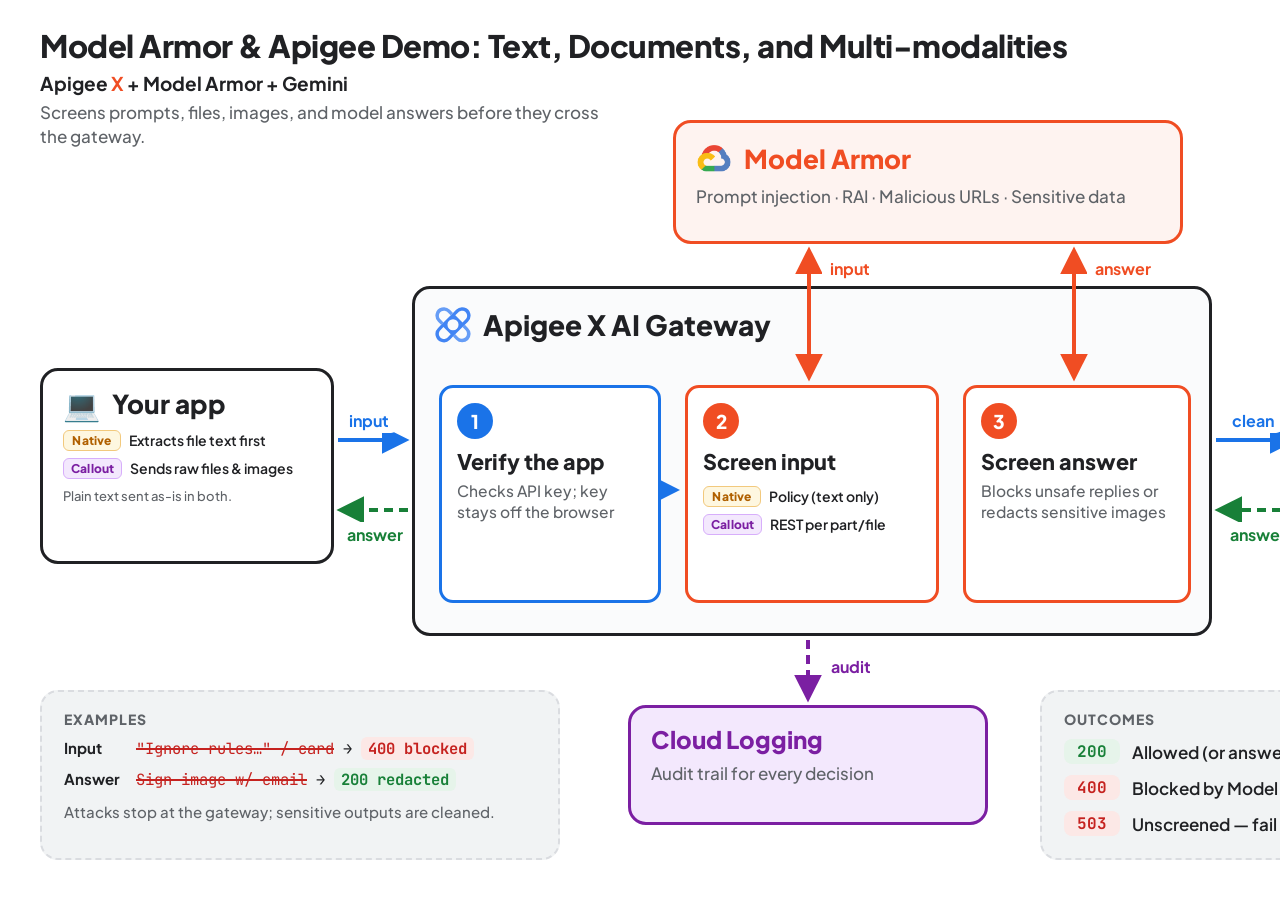
<file: docs/architecture-diagram.html>
<!DOCTYPE html>
<!--
  House-style architecture OVERVIEW for Model Armor & Apigee Demo: Text, Documents, and Multi-modalities.
  Source of truth for docs/architecture.png, also copied to web-ui/static/assets/architecture.png.
  Regenerate: ./docs/render-architecture.sh   (headless Chrome, 1600x900 @2x -> 3200x1800)

  Rules (user preference, from the SDP demo): an overview, not a policy map.
    - <= 6 boxes: your app, Apigee gateway (3 numbered steps), backend model, one policy service, Cloud Logging.
    - Large type (names 24-28px, body 16-17px), 3-4px lines, one colour per role:
      blue = request, green dashed = response, orange = policy service, purple dashed = audit.
    - Paired amber (Native) / violet (Callout) badges in Your app and Step 2 show who parses files.
    - One EXAMPLES box (before/after) and one OUTCOMES box (HTTP codes). No policy names, no endpoints.
    - Keep the modal STEP cards in index.html in sync with the numbered steps here.
-->
<html lang="en">
<head>
<meta charset="UTF-8">
<link href="https://fonts.googleapis.com/css2?family=JetBrains+Mono:wght@500;700&family=Plus+Jakarta+Sans:wght@500;600;700;800&display=swap" rel="stylesheet">
<style>
  :root {
    --blue: #1a73e8; --blue-d: #1967d2; --blue-l: #e8f0fe;
    --orange: #f04d23; --orange-l: #fef3f0;
    --amber: #b06000; --amber-l: #fef7e0; --amber-b: #f2c97d;
    --green: #188038; --green-l: #e6f4ea;
    --red: #c5221f; --red-l: #fce8e6;
    --purple: #7b1fa2; --purple-l: #f3e8fd; --purple-b: #d7aefb;
    --gray9: #202124; --gray7: #5f6368; --gray3: #dadce0; --gray1: #f1f3f4;
    --sans: "Plus Jakarta Sans", -apple-system, "Helvetica Neue", Arial, sans-serif;
    --mono: "JetBrains Mono", Menlo, monospace;
  }
  * { box-sizing: border-box; margin: 0; padding: 0; }
  body { width: 1600px; height: 900px; background: #fff; font-family: var(--sans); color: var(--gray9); position: relative; overflow: hidden; }

  .head { position: absolute; left: 40px; top: 26px; right: 40px; }
  .head h1 { font-size: 31px; font-weight: 800; letter-spacing: -0.5px; white-space: nowrap; }
  .head .sub { font-size: 19px; font-weight: 700; color: var(--gray9); margin-top: 6px; }
  .head .sub .x { color: var(--orange); }
  .head p { font-size: 17px; color: var(--gray7); margin-top: 6px; font-weight: 500; max-width: 560px; line-height: 1.4; }

  .box { position: absolute; border: 3px solid var(--gray9); border-radius: 18px; background: #fff; padding: 18px 20px; }
  .name { font-size: 26px; font-weight: 800; display: flex; align-items: center; gap: 12px; line-height: 1.15; }
  .name img { width: 36px; height: 36px; object-fit: contain; }
  .emoji { font-size: 30px; line-height: 1; }
  .desc { font-size: 17px; color: var(--gray7); margin-top: 8px; line-height: 1.4; font-weight: 500; }

  #client { left: 40px; top: 368px; width: 294px; height: 196px; }
  #model { left: 1300px; top: 380px; width: 260px; height: 180px; border-color: var(--blue); }
  #model .name { color: var(--blue); }
  #model .desc { margin-top: 6px; }
  #model .tag { display: inline-block; margin-top: 10px; font-size: 15px; font-weight: 700; color: var(--green); background: var(--green-l); border-radius: 999px; padding: 3px 12px; }

  #gateway { left: 412px; top: 286px; width: 800px; height: 350px; background: #fafbfc; }
  #gateway .name { font-size: 28px; }

  .card { position: absolute; top: 96px; height: 218px; border-radius: 14px; border: 3px solid; background: #fff; padding: 15px 15px; }
  .card .num { width: 36px; height: 36px; border-radius: 50%; color: #fff; font-weight: 800; font-size: 19px; display: flex; align-items: center; justify-content: center; }
  .card h3 { font-size: 21.5px; font-weight: 800; margin-top: 10px; line-height: 1.2; white-space: nowrap; }
  .card p { font-size: 15.5px; color: var(--gray7); margin-top: 6px; line-height: 1.35; font-weight: 500; }
  #c1 { left: 24px; width: 222px; border-color: var(--blue); }   #c1 .num { background: var(--blue); }
  #c2 { left: 270px; width: 254px; border-color: var(--orange); } #c2 .num { background: var(--orange); }
  #c3 { left: 548px; width: 228px; border-color: var(--orange); } #c3 .num { background: var(--orange); }

  /* Paired Native / Callout mode rows in Your app & Step 2 */
  .modes { display: flex; flex-direction: column; gap: 7px; margin-top: 11px; }
  .m-row { display: flex; align-items: center; gap: 8px; font-size: 14px; font-weight: 600; color: var(--gray9); line-height: 1.25; white-space: nowrap; }
  .m-pill {
    flex: none; font-size: 12px; font-weight: 800; letter-spacing: 0.2px; padding: 2px 7px;
    border-radius: 6px; min-width: 58px; text-align: center;
  }
  .m-nat { color: var(--amber); background: var(--amber-l); border: 1.5px solid var(--amber-b); }
  .m-cal { color: var(--purple); background: var(--purple-l); border: 1.5px solid var(--purple-b); }
  .m-sub { font-size: 13px; color: var(--gray7); font-weight: 500; margin-top: 9px; }

  #svc { left: 673px; top: 120px; width: 510px; height: 124px; border-color: var(--orange); background: var(--orange-l); }
  #svc .name { color: var(--orange); }

  #log { left: 628px; top: 705px; width: 360px; height: 120px; border-color: var(--purple); background: var(--purple-l); }
  #log .name { color: var(--purple); font-size: 24px; }

  .panel { position: absolute; top: 690px; width: 520px; height: 170px; border: 2px dashed var(--gray3); background: var(--gray1); border-radius: 18px; padding: 18px 22px; }
  .panel .lbl { font-size: 14px; font-weight: 800; letter-spacing: 1px; color: var(--gray7); }
  #example { left: 40px; }
  #example .row { font-family: var(--mono); font-size: 15.5px; margin-top: 10px; display: flex; gap: 10px; align-items: baseline; white-space: nowrap; }
  #example .row b { font-family: var(--sans); font-size: 15px; width: 62px; flex: none; }
  .raw { color: var(--red); text-decoration: line-through; text-decoration-thickness: 2px; }
  .tok { color: var(--red); background: var(--red-l); border-radius: 6px; padding: 1px 7px; font-weight: 700; }
  .tok.ok-tok { color: var(--green); background: var(--green-l); }
  #outcomes { left: 1040px; }
  .out { display: flex; align-items: center; gap: 12px; margin-top: 11px; font-size: 17px; font-weight: 600; }
  .code { font-family: var(--mono); font-weight: 700; font-size: 16px; border-radius: 8px; padding: 2px 10px; min-width: 56px; text-align: center; }
  .ok { color: var(--green); background: var(--green-l); }
  .no { color: var(--red); background: var(--red-l); }

  .lab { position: absolute; z-index: 6; font-size: 16px; font-weight: 700; background: #fff; padding: 2px 8px; border-radius: 6px; white-space: nowrap; }
  svg { position: absolute; inset: 0; pointer-events: none; z-index: 5; }
</style>
</head>
<body>

<div class="head">
  <h1>Model Armor &amp; Apigee Demo: Text, Documents, and Multi-modalities</h1>
  <div class="sub">Apigee <span class="x">X</span> + Model Armor + Gemini</div>
  <p>Screens prompts, files, images, and model answers before they cross the gateway.</p>
</div>

<svg width="1600" height="900" viewBox="0 0 1600 900">
  <defs>
    <marker id="mB" viewBox="0 0 10 10" refX="8" refY="5" markerWidth="7" markerHeight="7" orient="auto-start-reverse"><path d="M0,0 L10,5 L0,10 z" fill="#1a73e8"/></marker>
    <marker id="mG" viewBox="0 0 10 10" refX="8" refY="5" markerWidth="7" markerHeight="7" orient="auto-start-reverse"><path d="M0,0 L10,5 L0,10 z" fill="#188038"/></marker>
    <marker id="mO" viewBox="0 0 10 10" refX="8" refY="5" markerWidth="7" markerHeight="7" orient="auto-start-reverse"><path d="M0,0 L10,5 L0,10 z" fill="#f04d23"/></marker>
    <marker id="mP" viewBox="0 0 10 10" refX="8" refY="5" markerWidth="7" markerHeight="7" orient="auto-start-reverse"><path d="M0,0 L10,5 L0,10 z" fill="#7b1fa2"/></marker>
  </defs>
  <line x1="338" y1="440" x2="404" y2="440" stroke="#1a73e8" stroke-width="4" marker-end="url(#mB)"/>
  <line x1="408" y1="510" x2="342" y2="510" stroke="#188038" stroke-width="4" stroke-dasharray="9 6" marker-end="url(#mG)"/>
  <line x1="1216" y1="440" x2="1292" y2="440" stroke="#1a73e8" stroke-width="4" marker-end="url(#mB)"/>
  <line x1="1296" y1="510" x2="1220" y2="510" stroke="#188038" stroke-width="4" stroke-dasharray="9 6" marker-end="url(#mG)"/>
  <!-- Model Armor <-> step 2 (input) and step 3 (answer) -->
  <line x1="809" y1="252" x2="809" y2="376" stroke="#f04d23" stroke-width="4" marker-start="url(#mO)" marker-end="url(#mO)"/>
  <line x1="1074" y1="252" x2="1074" y2="376" stroke="#f04d23" stroke-width="4" marker-start="url(#mO)" marker-end="url(#mO)"/>
  <line x1="660" y1="490" x2="676" y2="490" stroke="#5f6368" stroke-width="3" marker-end="url(#mB)"/>
  <line x1="808" y1="640" x2="808" y2="697" stroke="#7b1fa2" stroke-width="4" stroke-dasharray="9 6" marker-end="url(#mP)"/>
</svg>

<div class="lab" style="left:341px; top:408px; color:#1a73e8;">input</div>
<div class="lab" style="left:339px; top:522px; color:#188038;">answer</div>
<div class="lab" style="left:1224px; top:408px; color:#1a73e8;">clean</div>
<div class="lab" style="left:1222px; top:522px; color:#188038;">answer</div>
<div class="lab" style="left:822px; top:256px; color:#f04d23;">input</div>
<div class="lab" style="left:1087px; top:256px; color:#f04d23;">answer</div>
<div class="lab" style="left:823px; top:654px; color:#7b1fa2;">audit</div>

<div class="box" id="client">
  <div class="name"><span class="emoji">💻</span>Your app</div>
  <div class="modes">
    <div class="m-row"><span class="m-pill m-nat">Native</span><span>Extracts file text first</span></div>
    <div class="m-row"><span class="m-pill m-cal">Callout</span><span>Sends raw files &amp; images</span></div>
  </div>
  <div class="m-sub">Plain text sent as-is in both.</div>
</div>

<div class="box" id="svc">
  <div class="name"><img src="../web-ui/static/assets/google-cloud.png" alt="">Model Armor</div>
  <div class="desc">Prompt injection · RAI · Malicious URLs · Sensitive data</div>
</div>

<div class="box" id="gateway">
  <div class="name"><img src="../web-ui/static/assets/apigee-logo.svg" alt="">Apigee X AI Gateway</div>
  <div class="card" id="c1"><div class="num">1</div><h3>Verify the app</h3><p>Checks API key; key stays off the browser</p></div>
  <div class="card" id="c2">
    <div class="num">2</div><h3>Screen input</h3>
    <div class="modes">
      <div class="m-row"><span class="m-pill m-nat">Native</span><span>Policy (text only)</span></div>
      <div class="m-row"><span class="m-pill m-cal">Callout</span><span>REST per part/file</span></div>
    </div>
  </div>
  <div class="card" id="c3"><div class="num">3</div><h3>Screen answer</h3><p>Blocks unsafe replies or redacts sensitive images</p></div>
</div>

<div class="box" id="model">
  <div class="name"><img src="../web-ui/static/assets/google-cloud.png" alt="">Gemini</div>
  <div class="desc">Flash-Lite &amp; Flash Image on Vertex AI</div>
  <div class="tag">Sees clean inputs only</div>
</div>

<div class="box" id="log">
  <div class="name">Cloud Logging</div>
  <div class="desc">Audit trail for every decision</div>
</div>

<div class="panel" id="example">
  <div class="lbl">EXAMPLES</div>
  <div class="row"><b>Input</b><span><span class="raw">"Ignore rules…" / card</span> → <span class="tok">400 blocked</span></span></div>
  <div class="row"><b>Answer</b><span><span class="raw">Sign image w/ email</span> → <span class="tok ok-tok">200 redacted</span></span></div>
  <div class="row" style="font-family:var(--sans);font-size:15px;color:#5f6368;font-weight:500;margin-top:12px;">Attacks stop at the gateway; sensitive outputs are cleaned.</div>
</div>

<div class="panel" id="outcomes">
  <div class="lbl">OUTCOMES</div>
  <div class="out"><span class="code ok">200</span>Allowed (or answer image redacted)</div>
  <div class="out"><span class="code no">400</span>Blocked by Model Armor</div>
  <div class="out"><span class="code no">503</span>Unscreened — fail closed</div>
</div>

</body>
</html>
</file>
